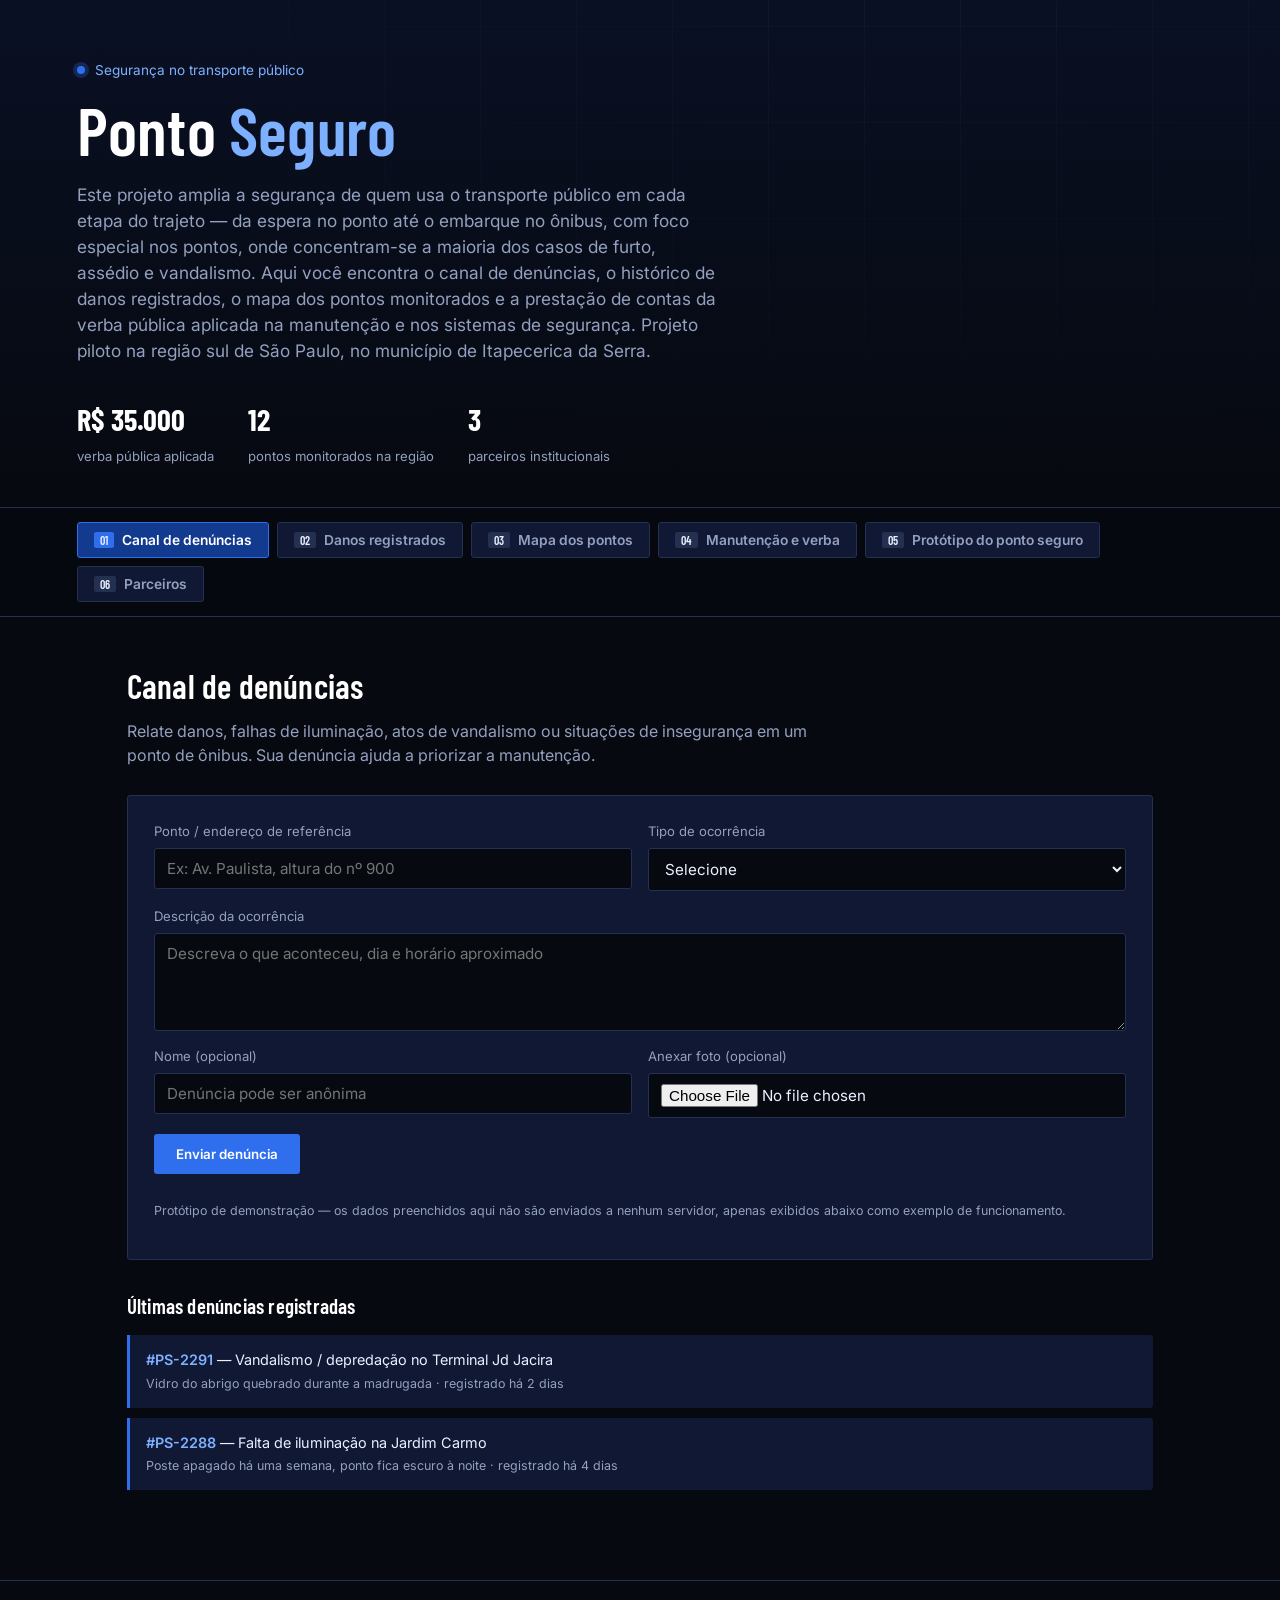
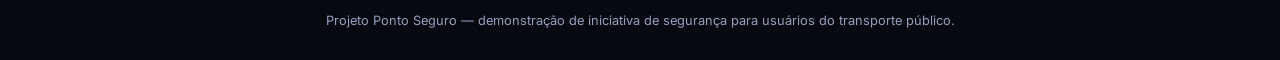
<file: Projeto-Ponto-Seguro/index.html>
<!DOCTYPE html>
<html lang="pt-BR">
<head>
<meta charset="UTF-8">
<meta name="viewport" content="width=device-width, initial-scale=1.0">
<title>Ponto Seguro — Segurança no transporte público</title>
<link rel="preconnect" href="https://fonts.googleapis.com">
<link href="https://fonts.googleapis.com/css2?family=Barlow+Condensed:wght@500;600;700&family=Inter:wght@400;500;600;700&display=swap" rel="stylesheet">
<link rel="stylesheet" href="style.css">
</head>
<body>

<header class="hero">
  <div class="hero-inner">
    <div class="hero-eyebrow"><span class="dot"></span> Segurança no transporte público</div>
    <h1>Ponto <span>Seguro</span></h1>
    <p class="hero-desc">
      Este projeto amplia a segurança de quem usa o transporte público em cada etapa do trajeto —
      da espera no ponto até o embarque no ônibus, com foco especial nos pontos, onde concentram-se
      a maioria dos casos de furto, assédio e vandalismo. Aqui você encontra o canal de denúncias,
      o histórico de danos registrados, o mapa dos pontos monitorados e a prestação de contas
      da verba pública aplicada na manutenção e nos sistemas de segurança. Projeto piloto na região
      sul de São Paulo, no município de Itapecerica da Serra.
    </p>
    <div class="hero-stats">
      <div class="stat"><b>R$ 35.000</b><span>verba pública aplicada</span></div>
      <div class="stat"><b>12</b><span>pontos monitorados na região</span></div>
      <div class="stat"><b>3</b><span>parceiros institucionais</span></div>
    </div>
  </div>
</header>

<nav class="routes" id="routeNav">
  <button data-target="denuncias" class="active"><span class="tag">01</span> Canal de denúncias</button>
  <button data-target="danos"><span class="tag">02</span> Danos registrados</button>
  <button data-target="mapa"><span class="tag">03</span> Mapa dos pontos</button>
  <button data-target="manutencao"><span class="tag">04</span> Manutenção e verba</button>
  <button data-target="prototipo"><span class="tag">05</span> Protótipo do ponto seguro</button>
  <button data-target="parceiros"><span class="tag">06</span> Parceiros</button>
</nav>

<main>

  <!-- 01 DENÚNCIAS -->
  <section class="panel active" id="denuncias">
    <div class="panel-head">
      <h2>Canal de denúncias</h2>
      <p>Relate danos, falhas de iluminação, atos de vandalismo ou situações de insegurança em um ponto de ônibus. Sua denúncia ajuda a priorizar a manutenção.</p>
    </div>

    <form class="report-form" id="reportForm">
      <div class="row-2">
        <div class="field">
          <label for="local">Ponto / endereço de referência</label>
          <input type="text" id="local" placeholder="Ex: Av. Paulista, altura do nº 900" required>
        </div>
        <div class="field">
          <label for="tipo">Tipo de ocorrência</label>
          <select id="tipo" required>
            <option value="">Selecione</option>
            <option>Furto ou assalto</option>
            <option>Assédio</option>
            <option>Vandalismo / depredação</option>
            <option>Estrutura danificada</option>
            <option>Falta de iluminação</option>
            <option>Câmera ou alarme fora de operação</option>
            <option>Outro</option>
          </select>
        </div>
      </div>
      <div class="field">
        <label for="descricao">Descrição da ocorrência</label>
        <textarea id="descricao" rows="4" placeholder="Descreva o que aconteceu, dia e horário aproximado" required></textarea>
      </div>
      <div class="row-2">
        <div class="field">
          <label for="nome">Nome (opcional)</label>
          <input type="text" id="nome" placeholder="Denúncia pode ser anônima">
        </div>
        <div class="field">
          <label for="foto">Anexar foto (opcional)</label>
          <input type="file" id="foto" accept="image/*">
        </div>
      </div>
      <button type="submit" class="btn-primary">Enviar denúncia</button>
      <p class="form-note">Protótipo de demonstração — os dados preenchidos aqui não são enviados a nenhum servidor, apenas exibidos abaixo como exemplo de funcionamento.</p>
    </form>

    <div class="report-log">
      <h3>Últimas denúncias registradas</h3>
      <div id="reportList">
        <div class="report-item">
          <div><span class="protocol">#PS-2291</span> — Vandalismo / depredação no Terminal Jd Jacira</div>
          <div class="meta">Vidro do abrigo quebrado durante a madrugada · registrado há 2 dias</div>
        </div>
        <div class="report-item">
          <div><span class="protocol">#PS-2288</span> — Falta de iluminação na Jardim Carmo</div>
          <div class="meta">Poste apagado há uma semana, ponto fica escuro à noite · registrado há 4 dias</div>
        </div>
      </div>
    </div>
  </section>

  <!-- 02 BANCO DE DANOS -->
  <section class="panel" id="danos">
    <div class="panel-head">
      <h2>Danos registrados</h2>
      <p>Registro (exemplo ilustrativo) dos danos relatados nos pontos da região e o status atual de cada ocorrência.</p>
    </div>
    <div class="table-scroll">
      <table class="db">
        <thead>
          <tr><th>ID</th><th>Ponto</th><th>Tipo de dano</th><th>Data</th><th>Status</th></tr>
        </thead>
        <tbody>
          <tr><td>#0192</td><td>Terminal Jd Jacira</td><td>Vidro quebrado</td><td>02/09/2026</td><td><span class="pill manutencao">Em manutenção</span></td></tr>
          <tr><td>#0188</td><td>Terminal Jd Jacira</td><td>Pichação / vandalismo</td><td>29/08/2026</td><td><span class="pill resolvido">Resolvido</span></td></tr>
          <tr><td>#0185</td><td>Jardim Carmo</td><td>Iluminação apagada</td><td>27/08/2026</td><td><span class="pill analise">Em análise</span></td></tr>
          <tr><td>#0181</td><td>Vila Calu</td><td>Banco danificado</td><td>21/08/2026</td><td><span class="pill resolvido">Resolvido</span></td></tr>
          <tr><td>#0179</td><td>Jardim Analândia</td><td>Câmera fora de operação</td><td>18/08/2026</td><td><span class="pill manutencao">Em manutenção</span></td></tr>
          <tr><td>#0174</td><td>Jardim do Éden</td><td>Estrutura da cobertura danificada</td><td>10/08/2026</td><td><span class="pill resolvido">Resolvido</span></td></tr>
          <tr><td>#0170</td><td>Jardim do Éden</td><td>Sinalização apagada</td><td>05/08/2026</td><td><span class="pill analise">Em análise</span></td></tr>
        </tbody>
      </table>
    </div>
    <p class="db-note">Dados de exemplo para fins de demonstração — não representam um banco de dados real ou oficial.</p>
  </section>

  <!-- 03 MAPA -->
  <section class="panel" id="mapa">
    <div class="panel-head">
      <h2>Mapa dos pontos monitorados</h2>
      <p>Representação genérica dos pontos de ônibus na região sul de São Paulo, no município de Itapecerica da Serra.</p>
    </div>
    <div class="map-wrap">
      <div class="map-frame">
        <svg viewBox="0 0 640 420" xmlns="http://www.w3.org/2000/svg">
          <rect width="640" height="420" fill="#0a1024"/>
          <g stroke="#24304f" stroke-width="2">
            <line x1="0" y1="90" x2="640" y2="90"/>
            <line x1="0" y1="210" x2="640" y2="210"/>
            <line x1="0" y1="330" x2="640" y2="330"/>
            <line x1="130" y1="0" x2="130" y2="420"/>
            <line x1="320" y1="0" x2="320" y2="420"/>
            <line x1="500" y1="0" x2="500" y2="420"/>
          </g>
          <!-- eixos viários principais da região -->
          <g stroke="#2f6fed" stroke-width="4" fill="none" opacity="0.55">
            <path d="M0,150 H640"/>
            <path d="M230,0 V420"/>
          </g>
          <!-- pins: verde=ok, azul=manutencao, amarelo=analise -->
          <g font-family="Inter" font-size="11" fill="#93a0bf">
            <circle cx="320" cy="90" r="8" fill="#2f6fed"/><text x="332" y="86">Terminal Jd Jacira</text>
            <circle cx="500" cy="210" r="8" fill="#f2b84b"/><text x="512" y="206">Jardim Carmo</text>
            <circle cx="230" cy="330" r="8" fill="#4fd1a5"/><text x="242" y="326">Jardim Analândia</text>
            <circle cx="60" cy="330" r="8" fill="#2f6fed"/><text x="72" y="345">Vila Calu</text>
            <circle cx="420" cy="330" r="8" fill="#4fd1a5"/><text x="432" y="326">Jardim do Éden</text>
          </g>
        </svg>
      </div>
      <div class="map-legend">
        <div class="card">
          <h4>Legenda</h4>
          <div class="legend-row"><span class="legend-dot" style="background:#4fd1a5"></span> Ponto sem ocorrências pendentes</div>
          <div class="legend-row"><span class="legend-dot" style="background:#2f6fed"></span> Manutenção em andamento</div>
          <div class="legend-row"><span class="legend-dot" style="background:#f2b84b"></span> Ocorrência em análise</div>
        </div>
        <div class="card">
          <h4>Sobre o mapa</h4>
          <p style="color:var(--muted); font-size:0.85rem; margin:0;">Ilustração genérica da malha de pontos do município de Itapecerica da Serra, zona sul da Grande São Paulo, usada apenas para fins de demonstração do funcionamento do projeto.</p>
        </div>
      </div>
    </div>
  </section>

  <!-- 04 MANUTENÇÃO E VERBA -->
  <section class="panel" id="manutencao">
    <div class="panel-head">
      <h2>Manutenção e transparência da verba</h2>
      <p>Detalhamento do que foi feito em cada ponto e de como a verba pública foi aplicada, para acompanhamento da comunidade.</p>
    </div>

    <div class="budget-total">
      <b>R$ 35.000,00</b>
      <span>verba pública total aplicada na manutenção e nos sistemas de segurança dos pontos</span>
    </div>

    <div class="card" style="margin-bottom:34px;">
      <div class="bar-row">
        <div class="bar-label"><span>Câmeras e sistema de alarme</span><small>R$ 14.000 · 40%</small></div>
        <div class="bar-track"><div class="bar-fill" style="width:40%"></div></div>
      </div>
      <div class="bar-row">
        <div class="bar-label"><span>Reforma estrutural (bancos, cobertura, vidros)</span><small>R$ 9.500 · 27%</small></div>
        <div class="bar-track"><div class="bar-fill" style="width:27%"></div></div>
      </div>
      <div class="bar-row">
        <div class="bar-label"><span>Iluminação de LED</span><small>R$ 6.000 · 17%</small></div>
        <div class="bar-track"><div class="bar-fill" style="width:17%"></div></div>
      </div>
      <div class="bar-row">
        <div class="bar-label"><span>Mão de obra e mobilização</span><small>R$ 3.000 · 9%</small></div>
        <div class="bar-track"><div class="bar-fill" style="width:9%"></div></div>
      </div>
      <div class="bar-row" style="margin-bottom:0;">
        <div class="bar-label"><span>Sinalização e pintura</span><small>R$ 2.500 · 7%</small></div>
        <div class="bar-track"><div class="bar-fill" style="width:7%"></div></div>
      </div>
    </div>

    <div class="maint-log">
      <h3 style="color:#fff; font-size:1.3rem; margin-bottom:10px;">O que foi feito em cada ponto</h3>
      <div class="maint-item">
        <div class="date">02/09/2026</div>
        <div><b>Terminal Jd Jacira</b> — troca do vidro quebrado e instalação de câmera adicional.</div>
        <div class="cost">R$ 4.200</div>
      </div>
      <div class="maint-item">
        <div class="date">29/08/2026</div>
        <div><b>Terminal Jd Jacira</b> — remoção de pichação, reforço da estrutura e instalação de alarme sonoro.</div>
        <div class="cost">R$ 8.100</div>
      </div>
      <div class="maint-item">
        <div class="date">21/08/2026</div>
        <div><b>Vila Calu</b> — substituição do banco danificado e nova sinalização.</div>
        <div class="cost">R$ 2.300</div>
      </div>
      <div class="maint-item">
        <div class="date">18/08/2026</div>
        <div><b>Jardim Analândia</b> — reparo da câmera e conexão à central de monitoramento.</div>
        <div class="cost">R$ 5.400</div>
      </div>
      <div class="maint-item">
        <div class="date">10/08/2026</div>
        <div><b>Jardim do Éden</b> — reforma da cobertura e instalação de iluminação de LED.</div>
        <div class="cost">R$ 9.800</div>
      </div>
      <div class="maint-item">
        <div class="date">05/08/2026</div>
        <div><b>Jardim do Éden</b> — reparo da sinalização e revisão do sistema elétrico.</div>
        <div class="cost">R$ 5.200</div>
      </div>
    </div>
  </section>

  <!-- 05 PROTÓTIPO -->
  <section class="panel" id="prototipo">
    <div class="panel-head">
      <h2>Protótipo do ponto de ônibus seguro</h2>
      <p>Estrutura em placa única, que sai do chão e se curva para formar a cobertura — arraste o modelo 3D para ver todos os ângulos.</p>
    </div>
    <div class="prototype-wrap">
      <div class="model-3d-wrap">
        <div class="scene" id="scene3d">
          <div class="rig" id="cuboid3d">
            <div class="ground-glow"></div>
            <div class="plate">
              <div class="sos-btn">SOS</div>
              <div class="bench">
                <div class="bench-seat"></div>
                <div class="bench-leg l"></div>
                <div class="bench-leg r"></div>
              </div>
            </div>
            <div class="roof">
              <div class="led-strip back"></div>
              <div class="led-strip front"></div>
              <div class="cam cam-left"><span class="cam-lens"></span></div>
              <div class="cam cam-right"><span class="cam-lens"></span></div>
            </div>
            <div class="telao-stand">
              <div class="telao">
                <div class="telao-header">
                  <div class="telao-crest">PS</div>
                  <div class="telao-city">PONTO SEGURO<br><strong>ITAPECERICA</strong></div>
                </div>
                <div class="telao-buses">
                  <div class="telao-buses-title">Próximos ônibus</div>
                  <div class="telao-bus-row"><span>5102-10</span><span>2 min</span></div>
                  <div class="telao-bus-row"><span>6200-10</span><span>6 min</span></div>
                  <div class="telao-bus-row"><span>8600-10</span><span>12 min</span></div>
                </div>
                <div class="telao-weather"><span id="telaoClock">17:51</span><span>24°C</span></div>
                <div class="telao-photo"></div>
                <div class="telao-icons">
                  <span>Wi-Fi</span><span>USB</span><span>Acessível</span>
                </div>
                <div class="telao-ticker">
                  <span class="telao-dot"></span>
                  <span class="telao-msg" id="telaoMsg">Próximo ônibus em 6 min</span>
                </div>
              </div>
            </div>
          </div>
        </div>
        <p class="model-hint">Arraste com o mouse ou o dedo para girar o modelo</p>
        <div class="model-controls">
          <button type="button" id="resetView">Reiniciar visualização</button>
          <button type="button" id="toggleSpin">Pausar rotação automática</button>
        </div>
      </div>
      <div class="feature-list">
        <div class="feature">
          <div class="num">01</div>
          <div><h4>Placa vertical + teto horizontal</h4><p>Estrutura simples em duas peças: uma placa vertical de sustentação e uma cobertura horizontal presa acima dela.</p></div>
        </div>
        <div class="feature">
          <div class="num">02</div>
          <div><h4>Banco junto à placa</h4><p>Assento embaixo do teto, encostado na placa vertical, protegido da chuva e do sol.</p></div>
        </div>
        <div class="feature">
          <div class="num">03</div>
          <div><h4>Câmeras em domo no teto</h4><p>Câmeras fixadas na cobertura, com visão ampla da área de espera, conectadas à central de monitoramento.</p></div>
        </div>
        <div class="feature">
          <div class="num">04</div>
          <div><h4>Barras de LED no teto</h4><p>Faixas de LED na parte da frente e de trás da cobertura, melhorando a visibilidade à noite.</p></div>
        </div>
        <div class="feature">
          <div class="num">05</div>
          <div><h4>Telão vertical ao lado do ponto</h4><p>Painel com a mesma altura do ponto, exibindo próximos ônibus, clima, horário, Wi-Fi e acessibilidade, com conectividade da Intertele.</p></div>
        </div>
        <div class="feature">
          <div class="num">06</div>
          <div><h4>Botão de pânico (SOS)</h4><p>Acoplado à placa vertical, aciona diretamente a central de segurança em caso de emergência, com localização automática do ponto.</p></div>
        </div>
      </div>
    </div>
  </section>

  <!-- 06 PARCEIROS -->
  <section class="panel" id="parceiros">
    <div class="panel-head">
      <h2>Parceiros institucionais</h2>
      <p>Instituições envolvidas na gestão do transporte e na segurança pública que apoiam a execução deste projeto.</p>
    </div>
    <div class="grid cols-3">
      <div class="card partner-card">
        <div class="badge intertele">IT</div>
        <h3>Intertele</h3>
        <p>Provedora da infraestrutura de telecomunicações e conectividade dos pontos, responsável por manter câmeras, alarmes e o telão informativo sempre online e transmitindo em tempo real.</p>
      </div>
      <div class="card partner-card">
        <div class="badge muralha">MP</div>
        <h3>Muralha Paulista</h3>
        <p>Sistema estadual de videomonitoramento e segurança, integrado às câmeras dos pontos para reforçar o policiamento e o tempo de resposta a ocorrências.</p>
      </div>
      <div class="card partner-card">
        <div class="badge sptrans">SPT</div>
        <h3>SPTrans</h3>
        <p>Responsável pela gestão do transporte público municipal, atuando na manutenção física dos pontos e na integração com a frota de ônibus.</p>
      </div>
    </div>
  </section>

</main>

<footer>
  Projeto Ponto Seguro — demonstração de iniciativa de segurança para usuários do transporte público.
</footer>

<script src="script.js"></script>

</body>
</html>
</file>
<file: Projeto-Ponto-Seguro/style.css>
:root{
  --black: #06090f;
  --navy-deep: #0a1024;
  --navy-panel: #101833;
  --navy-panel-2: #141d3d;
  --blue: #2f6fed;
  --blue-deep: #123a8f;
  --blue-light: #7db0ff;
  --line: #24304f;
  --text: #eaf0ff;
  --muted: #93a0bf;
  --ok: #4fd1a5;
  --warn: #f2b84b;
  --alert: #ef5b6b;
  --radius-sm: 3px;
}

*{ box-sizing: border-box; }
html{ scroll-behavior: smooth; }
body{
  margin:0;
  background: var(--black);
  color: var(--text);
  font-family: 'Inter', system-ui, sans-serif;
  line-height: 1.5;
}
h1,h2,h3,h4{
  font-family: 'Barlow Condensed', system-ui, sans-serif;
  font-weight: 600;
  letter-spacing: 0.2px;
  margin: 0;
}
a{ color: var(--blue-light); }
button{ font-family: inherit; }

/* ===== Header / hero ===== */
header.hero{
  position: relative;
  padding: 56px 6vw 40px;
  background:
    linear-gradient(180deg, var(--navy-deep) 0%, var(--black) 100%);
  border-bottom: 1px solid var(--line);
  overflow: hidden;
}
header.hero::before{
  content:"";
  position:absolute; inset:0;
  background-image:
    repeating-linear-gradient(90deg, rgba(47,111,237,0.07) 0 1px, transparent 1px 96px),
    repeating-linear-gradient(0deg, rgba(47,111,237,0.05) 0 1px, transparent 1px 96px);
  mask-image: radial-gradient(ellipse at 70% 0%, black 10%, transparent 70%);
  pointer-events:none;
}
.hero-inner{ position:relative; max-width: 1080px; }
.hero-eyebrow{
  display:inline-flex; align-items:center; gap:10px;
  color: var(--blue-light);
  font-size: 0.85rem;
  margin-bottom: 18px;
}
.hero-eyebrow .dot{
  width:8px; height:8px; border-radius:50%;
  background: var(--blue); box-shadow: 0 0 0 4px rgba(47,111,237,0.25);
}
header.hero h1{
  font-size: clamp(2.6rem, 6vw, 4.2rem);
  line-height: 0.95;
  color: #fff;
}
header.hero h1 span{ color: var(--blue-light); }
.hero-desc{
  max-width: 640px;
  margin-top: 20px;
  font-size: 1.08rem;
  color: var(--muted);
}
.hero-stats{
  display:flex; gap: 34px; margin-top: 34px; flex-wrap: wrap;
}
.hero-stats .stat b{
  display:block; font-family:'Barlow Condensed'; font-size: 1.9rem; color:#fff;
}
.hero-stats .stat span{ font-size: 0.82rem; color: var(--muted); }

@media (max-width: 700px){
  header.hero{ padding: 40px 5vw 30px; }
  .hero-stats{ gap: 22px; }
  .hero-stats .stat b{ font-size: 1.5rem; }
}

/* ===== Nav (route pills) ===== */
nav.routes{
  position: sticky; top:0; z-index: 20;
  display:flex; gap:8px; flex-wrap: wrap;
  padding: 14px 6vw;
  background: rgba(6,9,15,0.92);
  backdrop-filter: blur(6px);
  border-bottom: 1px solid var(--line);
}
nav.routes button{
  border: 1px solid var(--line);
  background: var(--navy-panel);
  color: var(--muted);
  padding: 9px 16px;
  border-radius: var(--radius-sm);
  cursor: pointer;
  font-size: 0.86rem;
  font-weight: 600;
  display:flex; align-items:center; gap:8px;
  white-space: nowrap;
  flex-shrink: 0;
  transition: border-color .15s ease, color .15s ease, background .15s ease;
}
@media (max-width: 700px){
  nav.routes{
    flex-wrap: nowrap;
    overflow-x: auto;
    -webkit-overflow-scrolling: touch;
    padding: 12px 4vw;
    gap: 6px;
  }
  nav.routes::-webkit-scrollbar{ height: 4px; }
  nav.routes::-webkit-scrollbar-thumb{ background: var(--line); border-radius: 4px; }
  nav.routes button{ padding: 8px 12px; font-size: 0.8rem; }
}
nav.routes button .tag{
  font-family:'Barlow Condensed'; font-size:0.75rem;
  background: var(--line); color: var(--text);
  padding: 1px 6px; border-radius: 2px;
}
nav.routes button:hover{ color: var(--text); border-color: var(--blue-deep); }
nav.routes button.active{
  color: #fff; background: var(--blue-deep); border-color: var(--blue);
}
nav.routes button.active .tag{ background: var(--blue); }

main{ padding: 44px 6vw 80px; max-width: 1180px; margin: 0 auto; }
@media (max-width: 700px){
  main{ padding: 30px 5vw 60px; }
  .panel-head h2{ font-size: 1.6rem; }
  .budget-total b{ font-size: 2rem; }
}
section.panel{ display:none; }
section.panel.active{ display:block; animation: fade .35s ease; }
@keyframes fade{ from{ opacity:0; transform: translateY(6px);} to{opacity:1; transform:none;} }

.panel-head{ margin-bottom: 28px; max-width: 720px; }
.panel-head h2{ font-size: 2.1rem; color:#fff; }
.panel-head p{ color: var(--muted); margin-top: 8px; }

.grid{ display:grid; gap: 22px; }
.grid.cols-2{ grid-template-columns: repeat(2, 1fr); }
.grid.cols-3{ grid-template-columns: repeat(3, 1fr); }
@media (max-width: 860px){
  .grid.cols-2, .grid.cols-3{ grid-template-columns: 1fr; }
}

.card{
  background: var(--navy-panel);
  border: 1px solid var(--line);
  border-radius: var(--radius-sm);
  padding: 22px;
}

/* ===== Denúncias ===== */
form.report-form{
  background: var(--navy-panel);
  border: 1px solid var(--line);
  border-radius: var(--radius-sm);
  padding: 26px;
  display:grid; gap:16px;
}
.field{ display:flex; flex-direction:column; gap:6px; }
.field label{ font-size:0.82rem; color: var(--muted); }
.field input, .field select, .field textarea{
  background: var(--black);
  border: 1px solid var(--line);
  color: var(--text);
  padding: 10px 12px;
  border-radius: var(--radius-sm);
  font-family: inherit;
  font-size: 0.95rem;
}
.field input:focus, .field select:focus, .field textarea:focus{
  outline: 2px solid var(--blue); outline-offset: 1px; border-color: var(--blue);
}
.row-2{ display:grid; grid-template-columns: 1fr 1fr; gap:16px; }
@media (max-width:700px){ .row-2{ grid-template-columns: 1fr; } }
.btn-primary{
  justify-self: start;
  background: var(--blue);
  color: #fff;
  border: none;
  padding: 12px 22px;
  border-radius: var(--radius-sm);
  font-weight: 600;
  cursor: pointer;
  transition: background .15s ease;
}
.btn-primary:hover{ background: var(--blue-deep); }
.form-note{ font-size: 0.78rem; color: var(--muted); }

.report-log{ margin-top: 30px; }
.report-log h3{ color:#fff; font-size:1.3rem; margin-bottom:14px; }
.report-item{
  border-left: 3px solid var(--blue);
  background: var(--navy-panel);
  padding: 14px 16px;
  border-radius: 0 var(--radius-sm) var(--radius-sm) 0;
  margin-bottom: 10px;
  font-size: 0.9rem;
}
.report-item .meta{ color: var(--muted); font-size: 0.78rem; margin-top: 4px; }
.protocol{ color: var(--blue-light); font-weight:600; }

/* ===== Tabela de danos ===== */
.table-scroll{
  width: 100%;
  overflow-x: auto;
  -webkit-overflow-scrolling: touch;
  border-radius: var(--radius-sm);
}
table.db{
  width:100%; min-width: 620px; border-collapse: collapse;
  background: var(--navy-panel);
  border: 1px solid var(--line);
  border-radius: var(--radius-sm);
  overflow:hidden;
}
table.db th, table.db td{
  padding: 12px 14px; text-align:left; font-size:0.88rem;
  border-bottom: 1px solid var(--line);
}
table.db th{
  background: var(--navy-panel-2);
  color: var(--muted);
  font-weight:600; font-size:0.76rem;
  text-transform: uppercase; letter-spacing: 0.06em;
}
table.db tr:last-child td{ border-bottom:none; }
.pill{
  display:inline-block; padding: 3px 10px; border-radius: 20px;
  font-size: 0.76rem; font-weight:600;
}
.pill.analise{ background: rgba(242,184,75,0.15); color: var(--warn); }
.pill.manutencao{ background: rgba(47,111,237,0.18); color: var(--blue-light); }
.pill.resolvido{ background: rgba(79,209,165,0.15); color: var(--ok); }
.db-note{ margin-top: 14px; font-size: 0.8rem; color: var(--muted); }

/* ===== Mapa ===== */
.map-wrap{
  display:grid; grid-template-columns: 2fr 1fr; gap: 22px;
}
@media (max-width: 860px){ .map-wrap{ grid-template-columns: 1fr; } }
.map-frame{
  background: var(--navy-panel);
  border: 1px solid var(--line);
  border-radius: var(--radius-sm);
  padding: 14px;
}
.map-frame svg{ width:100%; height:auto; display:block; }
.map-legend .card{ margin-bottom: 14px; }
.map-legend h4{ color:#fff; font-size:1rem; margin-bottom:10px; }
.legend-row{ display:flex; align-items:center; gap:10px; font-size:0.85rem; color: var(--muted); margin-bottom:8px; }
.legend-dot{ width:12px; height:12px; border-radius:50%; flex-shrink:0; }

/* ===== Manutenção / verba ===== */
.budget-total{
  display:flex; align-items:baseline; gap:14px; flex-wrap:wrap;
  background: linear-gradient(120deg, var(--blue-deep), var(--navy-panel));
  border: 1px solid var(--blue-deep);
  border-radius: var(--radius-sm);
  padding: 26px;
  margin-bottom: 26px;
}
.budget-total b{ font-family:'Barlow Condensed'; font-size: 2.6rem; color:#fff; }
.budget-total span{ color: var(--blue-light); font-size:0.9rem; }

.bar-row{ margin-bottom: 16px; }
.bar-row .bar-label{
  display:flex; justify-content:space-between; font-size:0.85rem;
  margin-bottom: 6px; color: var(--text);
}
.bar-row .bar-label small{ color: var(--muted); }
.bar-track{ height: 10px; background: var(--black); border-radius: 6px; overflow:hidden; border:1px solid var(--line); }
.bar-fill{ height:100%; background: linear-gradient(90deg, var(--blue-deep), var(--blue-light)); }

.maint-log{ margin-top: 34px; }
.maint-item{
  display:grid; grid-template-columns: 110px 1fr 110px;
  gap: 16px; padding: 16px 0; border-bottom: 1px solid var(--line);
  font-size: 0.9rem; align-items:start;
}
.maint-item:last-child{ border-bottom:none; }
.maint-item .date{ color: var(--blue-light); font-weight:600; }
.maint-item .cost{ text-align:right; color: var(--muted); font-family:'Barlow Condensed'; font-size:1.05rem; }
@media (max-width:700px){ .maint-item{ grid-template-columns: 1fr; } .maint-item .cost{ text-align:left; } }

/* ===== Protótipo ===== */
.prototype-wrap{
  display:grid; grid-template-columns: 1.1fr 1fr; gap: 30px; align-items:start;
}
@media (max-width:900px){ .prototype-wrap{ grid-template-columns: 1fr; } }
.model-3d-wrap{
  background: radial-gradient(ellipse at 50% 20%, #0d1730, var(--black));
  border: 1px solid var(--line);
  border-radius: var(--radius-sm);
  padding: 26px 20px;
  display:flex; flex-direction:column; align-items:center; gap:14px;
}

.scene{
  width:100%; max-width: 360px; height: 300px;
  perspective: 950px;
  display:flex; align-items:center; justify-content:center;
  touch-action:none; cursor:grab; user-select:none;
}
.scene:active{ cursor:grabbing; }
@media (max-width:480px){ .scene{ transform: scale(0.78); transform-origin: center top; } }

.rig{
  position:relative; width:280px; height:230px;
  transform-style:preserve-3d;
  transform: rotateX(-16deg) rotateY(28deg);
  transition: transform .05s linear;
}

/* brilho azul no chão, como na referência com piso iluminado */
.ground-glow{
  position:absolute; left:50%; bottom:-4px;
  width:260px; height:14px; margin-left:-130px;
  background: radial-gradient(ellipse at center, rgba(125,176,255,0.55), transparent 70%);
  filter: blur(2px);
  transform: rotateX(90deg);
  pointer-events:none;
}

/* ===== Placa vertical + teto horizontal =====
   Duas peças simples: uma placa que sobe reta do chão (sustentação) e um
   teto plano preso acima dela, avançando para a frente para cobrir a
   área de espera e o banco. */
.plate{
  position:absolute; left:50%; bottom:0;
  width:150px; height:170px;
  margin-left:-75px;
  transform-style: preserve-3d;
  background: linear-gradient(200deg, #17213f 0%, #0a0f22 60%, #060911 100%);
  border: 1px solid #2b3a66;
  border-radius: 3px;
  box-shadow: 0 0 10px rgba(47,111,237,0.15);
}

.roof{
  position:absolute; left:50%; bottom:170px;
  width:170px; height:110px;
  margin-left:-85px;
  transform-style: preserve-3d;
  transform-origin: 50% 100%;
  transform: rotateX(-90deg);
  background: linear-gradient(200deg, #17213f 0%, #0a0f22 60%, #060911 100%);
  border: 1px solid #2b3a66;
  border-radius: 3px;
  box-shadow: 0 0 14px rgba(47,111,237,0.25);
}


/* telão vertical ao lado do ponto, mesma altura da estrutura, também preso ao chão */
.telao-stand{
  position:absolute; left:50%; bottom:0;
  width:78px; height:214px;
  margin-left: 100px;
  transform-style: preserve-3d;
  display:flex; align-items:center; justify-content:center;
  background: linear-gradient(180deg, #0d1730, #060a16);
  border: 1.5px solid #24304f;
  border-radius: 5px;
  box-shadow: 0 0 16px rgba(47,111,237,0.3);
}
.telao{
  width: 66px; height: 198px;
  background: #050914;
  border: 2px solid #24304f;
  border-radius: 4px;
  display:flex; flex-direction:column; align-items:stretch; justify-content:flex-start;
  gap: 4px; padding: 5px;
  box-shadow: 0 0 14px rgba(47,111,237,0.35);
}
.telao-header{ display:flex; align-items:center; gap:4px; }
.telao-crest{
  width:14px; height:14px; border-radius:3px; flex-shrink:0;
  background: var(--blue); color:#fff;
  font-family:'Barlow Condensed'; font-size:7px; font-weight:700;
  display:flex; align-items:center; justify-content:center;
}
.telao-city{
  font-family:'Inter'; font-size: 4.6px; line-height:1.2; color: var(--muted);
}
.telao-city strong{ color:#fff; font-size:5.4px; }
.telao-buses-title{
  font-family:'Inter'; font-size: 4.6px; color: var(--muted); margin-bottom:2px;
}
.telao-bus-row{
  display:flex; justify-content:space-between;
  font-family:'Barlow Condensed'; font-size: 7px; color:#fff; line-height:1.5;
}
.telao-weather{
  display:flex; justify-content:space-between;
  font-family:'Barlow Condensed'; font-size: 6.5px; color: var(--blue-light);
  border-top:1px solid #1c2748; border-bottom:1px solid #1c2748; padding:2px 0;
}
.telao-photo{
  height: 34px; border-radius:2px;
  background: linear-gradient(160deg, #1a2c55, #0a1024 70%);
}
.telao-icons{
  display:flex; justify-content:space-between;
  font-family:'Inter'; font-size: 3.6px; color: var(--muted); text-align:center;
}
.telao-ticker{
  margin-top:auto; display:flex; align-items:center; gap:3px;
  border-top:1px solid #1c2748; padding-top:3px;
}
.telao-dot{
  width:4px; height:4px; border-radius:50%; background: var(--alert); flex-shrink:0;
  animation: blink 1.4s infinite;
}
.telao-msg{
  font-family:'Inter'; font-size: 4.4px; color:#fff; line-height:1.2;
  transition: opacity .35s ease;
}
@keyframes blink{ 0%,100%{opacity:1;} 50%{opacity:0.25;} }

/* botão de pânico (SOS) acoplado à placa vertical */
.sos-btn{
  position:absolute; top:34px; left:50%; transform: translate(-50%,0);
  width:28px; height:32px; border-radius:4px;
  background:#141d3d; border:1.5px solid var(--alert);
  display:flex; align-items:center; justify-content:center;
  color: var(--alert); font-family:'Barlow Condensed'; font-size:9px; font-weight:700;
  box-shadow: 0 0 10px rgba(239,91,107,0.5);
}

/* câmeras em domo, acopladas ao teto */
.cam{
  position:absolute; bottom:16px; width:14px; height:14px; border-radius:50%;
  background: radial-gradient(circle at 35% 30%, #3a4a75, #0a1024 70%);
  border: 1px solid #4a5b8a;
}
.cam-left{ left:14px; } .cam-right{ right:14px; }
.cam-lens{
  position:absolute; left:50%; top:50%; width:5px; height:5px; border-radius:50%;
  background:#0a1024; transform: translate(-50%,-50%);
  box-shadow: 0 0 3px 1px rgba(125,176,255,0.6);
}

/* barras de LED no teto: uma perto da placa, outra na ponta da cobertura */
.led-strip{
  position:absolute; left:10px; right:10px; height:4px;
  background: linear-gradient(90deg, #7db0ff, #fff, #7db0ff);
  border-radius: 3px;
  box-shadow: 0 0 12px 3px rgba(125,176,255,0.7);
  animation: led-glow 2.4s ease-in-out infinite;
}
.led-strip.back{ top:6px; }
.led-strip.front{ bottom:6px; }
@keyframes led-glow{ 0%,100%{ opacity:0.75; } 50%{ opacity:1; } }

/* banco embaixo do teto, encostado na placa vertical */
.bench{
  position:absolute; left:50%; bottom:0;
  width:120px; height:50px;
  margin: 0 0 0 -60px;
  transform-style: preserve-3d;
  transform: translateZ(38px);
}
.bench-seat{
  position:absolute; left:0; bottom:34px; width:120px; height:14px;
  background: linear-gradient(180deg, #4a5b8a, #2a3660);
  border: 1px solid #1c2748;
  border-radius: 2px;
}
.bench-leg{
  position:absolute; bottom:0; width:7px; height:34px;
  background: #232f56; border-radius: 1px;
}
.bench-leg.l{ left:14px; }
.bench-leg.r{ right:14px; }



.model-hint{ font-size: 0.78rem; color: var(--muted); text-align:center; margin:0; }
.model-controls{ display:flex; gap:10px; flex-wrap:wrap; justify-content:center; }
.model-controls button{
  border:1px solid var(--line); background: var(--navy-panel); color: var(--text);
  padding: 8px 14px; border-radius: var(--radius-sm); font-size:0.8rem; font-weight:600;
  cursor:pointer; transition: border-color .15s ease, color .15s ease;
}
.model-controls button:hover{ border-color: var(--blue); color: var(--blue-light); }

.feature-list{ display:grid; gap:14px; }
.feature{
  display:flex; gap:14px; align-items:flex-start;
  border: 1px solid var(--line); background: var(--navy-panel);
  border-radius: var(--radius-sm); padding:14px 16px;
}
.feature .num{
  font-family:'Barlow Condensed'; font-size:1.4rem; color: var(--blue-light);
  min-width: 26px;
}
.feature h4{ color:#fff; font-size:1.02rem; margin-bottom:4px; }
.feature p{ margin:0; color: var(--muted); font-size:0.86rem; }

/* ===== Parceiros ===== */
.partner-card{
  display:flex; flex-direction:column; gap:14px; align-items:flex-start;
}
.badge{
  width:64px; height:64px; border-radius: 8px;
  display:flex; align-items:center; justify-content:center;
  font-family:'Barlow Condensed'; font-weight:700; font-size:1.3rem;
  color:#fff; letter-spacing:0.02em;
}
.badge.intertele{ background: linear-gradient(135deg, var(--blue), var(--blue-deep)); }
.badge.muralha{ background: linear-gradient(135deg, #1c2a52, #0a1024); border:1px solid var(--blue); }
.badge.sptrans{ background: linear-gradient(135deg, var(--blue-deep), #050914); }
.partner-card h3{ color:#fff; font-size:1.2rem; }
.partner-card p{ color: var(--muted); font-size:0.9rem; margin:0; }

@media (max-width: 480px){
  .hero-eyebrow{ font-size: 0.78rem; }
  header.hero h1{ font-size: 2.4rem; }
  nav.routes button .tag{ display:none; }
  .feature{ padding: 12px 14px; }
  table.db th, table.db td{ padding: 10px; font-size: 0.82rem; }
}

footer{
  padding: 30px 6vw; text-align:center; color: var(--muted);
  font-size: 0.8rem; border-top: 1px solid var(--line);
}
</file>
